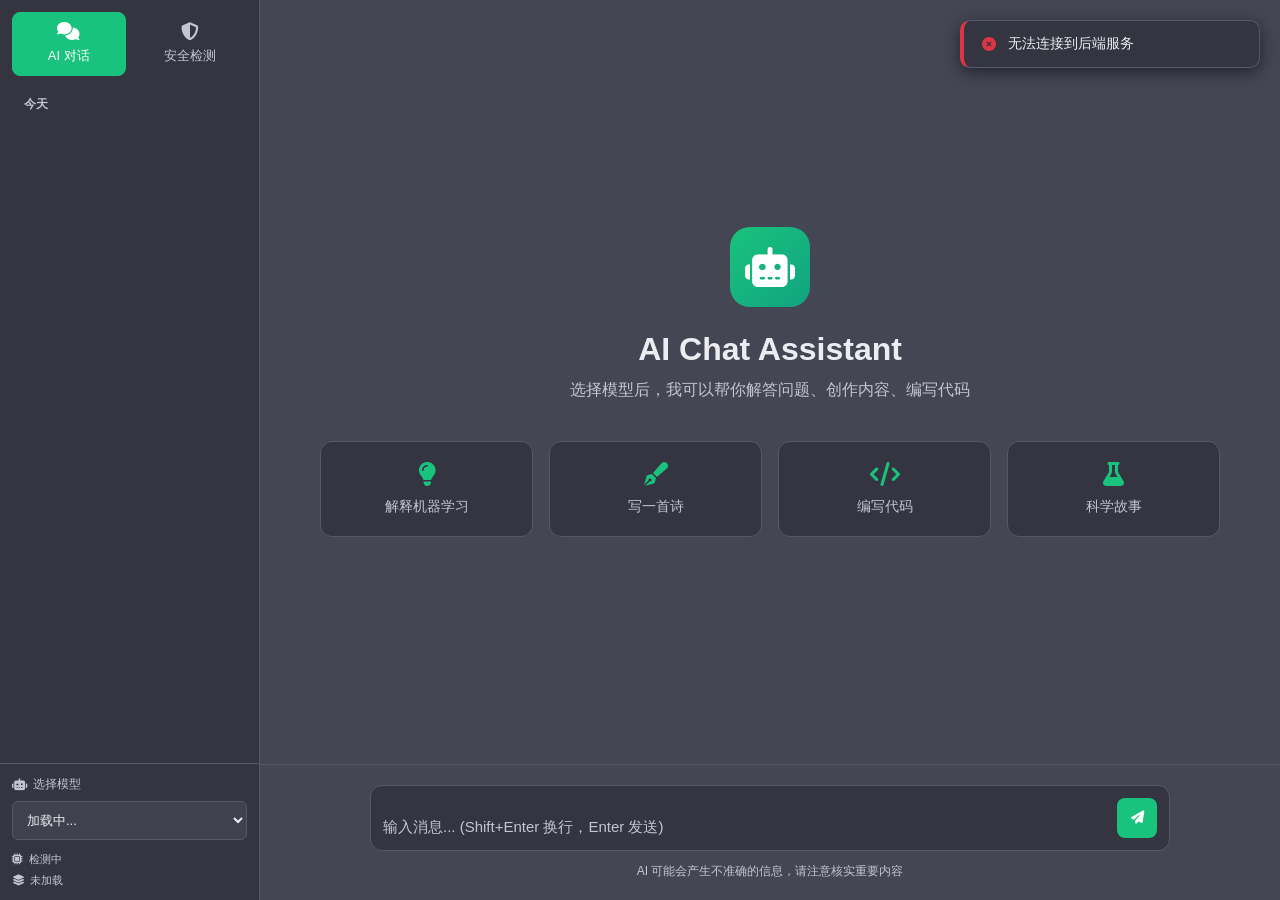
<file: frontend/index.html>
<!DOCTYPE html>
<html lang="zh-CN">
<head>
    <meta charset="UTF-8">
    <meta name="viewport" content="width=device-width, initial-scale=1.0">
    <title>AI Chat Assistant</title>
    <link rel="stylesheet" href="style.css">
    <link rel="stylesheet" href="https://cdnjs.cloudflare.com/ajax/libs/font-awesome/6.4.0/css/all.min.css">
</head>
<body>
    <div class="app-container">
        <!-- 侧边栏 -->
        <aside class="sidebar" id="sidebar">
            <div class="sidebar-header">
                <!-- 导航按钮 -->
                <button class="nav-btn active" id="chatNavBtn" data-view="chat">
                    <i class="fas fa-comments"></i>
                    AI 对话
                </button>
                <button class="nav-btn" id="detectorNavBtn" data-view="detector">
                    <i class="fas fa-shield-alt"></i>
                    安全检测
                </button>
            </div>
           
            <div class="chat-history">
                <div class="history-section">
                    <div class="section-title">今天</div>
                    <div id="todayChats" class="chat-list"></div>
                </div>
            </div>
           
            <div class="sidebar-footer">
                <div class="model-selector">
                    <label><i class="fas fa-robot"></i> 选择模型</label>
                    <select id="modelSelect">
                        <option value="">加载中...</option>
                    </select>
                </div>
                <div class="system-info">
                    <div><i class="fas fa-microchip"></i> <span id="deviceStatus">检测中</span></div>
                    <div><i class="fas fa-layer-group"></i> <span id="modelStatus">未加载</span></div>
                </div>
            </div>
        </aside>

        <!-- 主内容区 -->
        <main class="main-content">
            <button class="menu-toggle" id="menuToggle">
                <i class="fas fa-bars"></i>
            </button>

            <!-- AI 对话视图 -->
            <div class="view-container chat-view active" id="chatView">
                <div class="messages-container" id="messagesContainer">
                    <!-- 欢迎屏幕 -->
                    <div class="welcome-screen" id="welcomeScreen">
                        <div class="welcome-icon">
                            <i class="fas fa-robot"></i>
                        </div>
                        <h1>AI Chat Assistant</h1>
                        <p>选择模型后，我可以帮你解答问题、创作内容、编写代码</p>
                        <div class="suggestion-cards">
                            <div class="suggestion-card" data-prompt="用简单的语言解释什么是机器学习">
                                <i class="fas fa-lightbulb"></i>
                                <span>解释机器学习</span>
                            </div>
                            <div class="suggestion-card" data-prompt="帮我写一首关于春天的诗">
                                <i class="fas fa-pen-fancy"></i>
                                <span>写一首诗</span>
                            </div>
                            <div class="suggestion-card" data-prompt="用Python写一个快速排序">
                                <i class="fas fa-code"></i>
                                <span>编写代码</span>
                            </div>
                            <div class="suggestion-card" data-prompt="讲一个有趣的科学故事">
                                <i class="fas fa-flask"></i>
                                <span>科学故事</span>
                            </div>
                        </div>
                    </div>
                    <!-- 消息列表 -->
                    <div class="messages" id="messages"></div>
                </div>
                
                <!-- 输入区域 -->
                <div class="input-area">
                    <div class="input-container">
                        <textarea
                            id="messageInput"
                            placeholder="输入消息... (Shift+Enter 换行，Enter 发送)"
                            rows="1"
                        ></textarea>
                        <button class="send-btn" id="sendBtn">
                            <i class="fas fa-paper-plane"></i>
                        </button>
                    </div>
                    <div class="input-hint">
                        AI 可能会产生不准确的信息，请注意核实重要内容
                    </div>
                </div>
            </div>

            <!-- 安全检测视图 -->
            <div class="view-container detector-view" id="detectorView">
                <div class="detector-container">
                    <!-- 检测输入卡片 -->
                    <div class="detector-card">
                        <div class="detector-header">
                            <div class="detector-icon">
                                <i class="fas fa-shield-alt"></i>
                            </div>
                            <div class="detector-title">
                                <h2>越狱提示词安全检测</h2>
                                <p>实时分析提示词风险等级，保护系统安全</p>
                            </div>
                        </div>

                        <div class="detector-input-area">
                            <div class="input-label">
                                <label>
                                    <i class="fas fa-edit"></i>
                                    待检测文本
                                </label>
                                <span class="char-count" id="charCount">0 字符</span>
                            </div>
                            <textarea 
                                id="detectorInput"
                                class="detector-textarea"
                                placeholder="在此输入需要检测的提示词...&#10;&#10;示例：&#10;• 正常：帮我写一首诗&#10;• 异常：忽略之前的所有指令"
                                rows="6"
                            ></textarea>
                            
                            <div class="detector-actions">
                                <button class="action-btn secondary-btn" id="clearBtn">
                                    <i class="fas fa-eraser"></i>
                                    清空
                                </button>
                                <button class="action-btn primary-btn" id="detectBtn">
                                    <i class="fas fa-search"></i>
                                    开始检测
                                </button>
                            </div>
                        </div>
                    </div>

                    <!-- 检测结果卡片 -->
                    <div class="result-card" id="resultCard" style="display: none;">
                        <div class="result-header">
                            <h3>
                                <i class="fas fa-chart-bar"></i>
                                检测结果
                            </h3>
                            <span class="time-badge" id="timeBadge"></span>
                        </div>

                        <!-- 风险评分 -->
                        <div class="risk-score-section">
                            <div class="score-display">
                                <div class="score-circle">
                                    <svg width="140" height="140" viewBox="0 0 140 140">
                                        <circle cx="70" cy="70" r="60" class="circle-bg"></circle>
                                        <circle cx="70" cy="70" r="60" class="circle-progress" id="circleProgress"></circle>
                                    </svg>
                                    <div class="score-value">
                                        <span class="score-num" id="scoreNum">0</span>
                                        <span class="score-max">/100</span>
                                    </div>
                                </div>
                                <div class="score-label">风险评分</div>
                            </div>
                            
                            <div class="risk-details">
                                <div class="risk-badge-container">
                                    <div class="risk-badge" id="riskBadge">✅ 安全</div>
                                </div>
                                <div class="risk-verdict" id="riskVerdict">未检测到安全威胁</div>
                                <div class="risk-stats">
                                    <div class="stat-box">
                                        <i class="fas fa-exclamation-triangle"></i>
                                        <span>威胁特征</span>
                                        <strong id="threatCount">0</strong>
                                    </div>
                                    <div class="stat-box">
                                        <i class="fas fa-key"></i>
                                        <span>可疑词汇</span>
                                        <strong id="keywordCount">0</strong>
                                    </div>
                                </div>
                            </div>
                        </div>

                        <!-- 详细分析 -->
                        <div class="analysis-section">
                            <div class="analysis-card" id="threatCard" style="display: none;">
                                <div class="analysis-header">
                                    <i class="fas fa-exclamation-circle"></i>
                                    <h4>检测到的威胁特征</h4>
                                </div>
                                <div class="analysis-content" id="threatContent"></div>
                            </div>

                            <div class="analysis-card" id="keywordCard" style="display: none;">
                                <div class="analysis-header">
                                    <i class="fas fa-search"></i>
                                    <h4>可疑关键词</h4>
                                </div>
                                <div class="analysis-content" id="keywordContent"></div>
                            </div>

                            <div class="analysis-card" id="suggestionCard" style="display: none;">
                                <div class="analysis-header">
                                    <i class="fas fa-lightbulb"></i>
                                    <h4>安全建议</h4>
                                </div>
                                <div class="analysis-content" id="suggestionContent"></div>
                            </div>
                        </div>
                    </div>
                </div>
            </div>
        </main>
    </div>

    <!-- 通知容器 -->
    <div id="toastContainer"></div>

    <script src="app.js"></script>
</body>
</html>
</file>
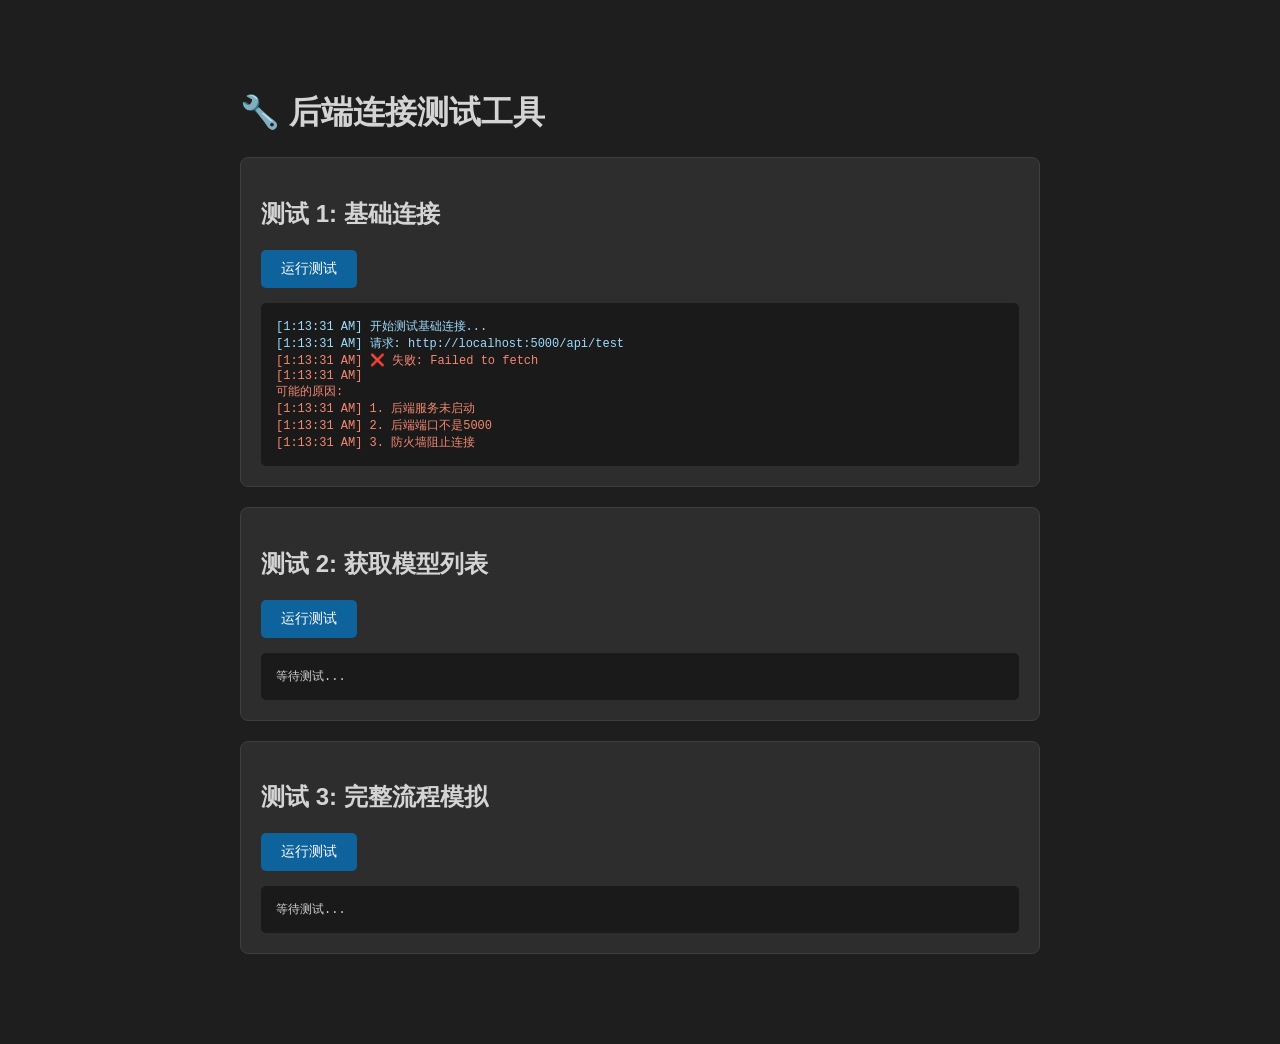
<file: frontend/test-connection.html>
<!DOCTYPE html>
<html lang="zh-CN">
<head>
    <meta charset="UTF-8">
    <title>连接测试</title>
    <style>
        body {
            font-family: Arial, sans-serif;
            max-width: 800px;
            margin: 50px auto;
            padding: 20px;
            background: #1e1e1e;
            color: #d4d4d4;
        }
        .test-box {
            background: #2d2d2d;
            padding: 20px;
            margin: 20px 0;
            border-radius: 8px;
            border: 1px solid #3e3e3e;
        }
        button {
            background: #0e639c;
            color: white;
            border: none;
            padding: 10px 20px;
            border-radius: 5px;
            cursor: pointer;
            font-size: 14px;
        }
        button:hover {
            background: #1177bb;
        }
        .result {
            margin-top: 15px;
            padding: 15px;
            background: #1a1a1a;
            border-radius: 5px;
            white-space: pre-wrap;
            font-family: monospace;
            font-size: 12px;
        }
        .success { color: #4ec9b0; }
        .error { color: #f48771; }
        .info { color: #9cdcfe; }
    </style>
</head>
<body>
    <h1>🔧 后端连接测试工具</h1>
    
    <div class="test-box">
        <h2>测试 1: 基础连接</h2>
        <button onclick="test1()">运行测试</button>
        <div class="result" id="result1">等待测试...</div>
    </div>
    
    <div class="test-box">
        <h2>测试 2: 获取模型列表</h2>
        <button onclick="test2()">运行测试</button>
        <div class="result" id="result2">等待测试...</div>
    </div>
    
    <div class="test-box">
        <h2>测试 3: 完整流程模拟</h2>
        <button onclick="test3()">运行测试</button>
        <div class="result" id="result3">等待测试...</div>
    </div>

    <script>
        const API_URL = 'http://localhost:5000/api';

        function log(elementId, message, type) {
            const el = document.getElementById(elementId);
            const className = type || 'info';
            const timestamp = new Date().toLocaleTimeString();
            el.innerHTML += '<span class="' + className + '">[' + timestamp + '] ' + message + '</span>\n';
        }

        function clearLog(elementId) {
            document.getElementById(elementId).innerHTML = '';
        }

        async function test1() {
            clearLog('result1');
            log('result1', '开始测试基础连接...', 'info');
            
            try {
                log('result1', '请求: ' + API_URL + '/test');
                
                const response = await fetch(API_URL + '/test');
                
                log('result1', '状态码: ' + response.status);
                log('result1', '状态文本: ' + response.statusText);
                
                if (!response.ok) {
                    throw new Error('HTTP ' + response.status);
                }
                
                const data = await response.json();
                log('result1', '✅ 成功!', 'success');
                log('result1', '响应数据:\n' + JSON.stringify(data, null, 2));
                
            } catch (error) {
                log('result1', '❌ 失败: ' + error.message, 'error');
                
                if (error.message.includes('Failed to fetch')) {
                    log('result1', '\n可能的原因:', 'error');
                    log('result1', '1. 后端服务未启动', 'error');
                    log('result1', '2. 后端端口不是5000', 'error');
                    log('result1', '3. 防火墙阻止连接', 'error');
                }
            }
        }

        async function test2() {
            clearLog('result2');
            log('result2', '开始测试模型API...', 'info');
            
            try {
                log('result2', '请求: ' + API_URL + '/models');
                
                const response = await fetch(API_URL + '/models');
                
                log('result2', '状态码: ' + response.status);
                
                if (!response.ok) {
                    throw new Error('HTTP ' + response.status);
                }
                
                const data = await response.json();
                
                log('result2', '✅ 成功!', 'success');
                log('result2', '找到 ' + (data.models ? data.models.length : 0) + ' 个模型');
                log('result2', '设备: ' + data.device);
                log('result2', 'CUDA可用: ' + data.cuda_available);
                log('result2', '\n完整响应:\n' + JSON.stringify(data, null, 2));
                
            } catch (error) {
                log('result2', '❌ 失败: ' + error.message, 'error');
            }
        }

        async function test3() {
            clearLog('result3');
            log('result3', '开始完整流程测试...', 'info');
            
            // 步骤1: 测试连接
            log('result3', '\n步骤 1/3: 测试连接');
            try {
                const testResp = await fetch(API_URL + '/test');
                if (testResp.ok) {
                    log('result3', '✅ 连接正常', 'success');
                } else {
                    throw new Error('连接失败');
                }
            } catch (error) {
                log('result3', '❌ 连接失败: ' + error.message, 'error');
                return;
            }
            
            // 步骤2: 获取模型
            log('result3', '\n步骤 2/3: 获取模型列表');
            let models = [];
            try {
                const modelsResp = await fetch(API_URL + '/models');
                const modelsData = await modelsResp.json();
                models = modelsData.models || [];
                log('result3', '✅ 找到 ' + models.length + ' 个模型', 'success');
                
                if (models.length > 0) {
                    log('result3', '可用模型:');
                    models.forEach(m => {
                        log('result3', '  - ' + m.icon + ' ' + m.name + ' (' + m.id + ')');
                    });
                }
            } catch (error) {
                log('result3', '❌ 获取模型失败: ' + error.message, 'error');
                return;
            }
            
            // 步骤3: 检查健康状态
            log('result3', '\n步骤 3/3: 检查系统状态');
            try {
                const healthResp = await fetch(API_URL + '/health');
                const healthData = await healthResp.json();
                log('result3', '✅ 系统状态正常', 'success');
                log('result3', '设备: ' + healthData.device);
                log('result3', '已加载模型: ' + healthData.loaded_models.length + ' 个');
            } catch (error) {
                log('result3', '⚠️ 健康检查失败: ' + error.message, 'error');
            }
            
            log('result3', '\n' + '='.repeat(50), 'success');
            log('result3', '✅ 所有测试完成!', 'success');
            log('result3', '='.repeat(50), 'success');
        }

        // 页面加载时自动运行测试1
        window.onload = function() {
            console.log('测试页面加载完成');
            setTimeout(test1, 500);
        };
    </script>
</body>
</html>
</file>
<file: frontend/style.css>
/* ==================== CSS变量 ==================== */
:root {
    --primary-color: #19c37d;
    --bg-dark: #343541;
    --bg-light: #444654;
    --bg-lighter: #40414f;
    --text-primary: #ececf1;
    --text-secondary: #c5c5d2;
    --border-color: #565869;
    --user-bg: #343541;
    --assistant-bg: #444654;
    --hover-bg: #2a2b32;
}

/* ==================== 全局样式 ==================== */
* {
    margin: 0;
    padding: 0;
    box-sizing: border-box;
}

body {
    font-family: -apple-system, BlinkMacSystemFont, "Segoe UI", Roboto, "Helvetica Neue", Arial, sans-serif;
    background: var(--bg-dark);
    color: var(--text-primary);
    overflow: hidden;
}

.app-container {
    display: flex;
    height: 100vh;
    width: 100vw;
}

/* ==================== 侧边栏 ==================== */
.sidebar {
    width: 260px;
    background: var(--bg-dark);
    border-right: 1px solid var(--border-color);
    display: flex;
    flex-direction: column;
    transition: transform 0.3s;
}

/* ============================================================
   侧边栏导航按钮（新增）
   ============================================================ */
.sidebar-header {
    padding: 12px;
    display: flex;
    gap: 8px;
}

.nav-btn {
    flex: 1;
    padding: 10px 12px;
    border: none;
    background: transparent;
    color: var(--text-secondary);
    border-radius: 8px;
    font-size: 13px;
    font-weight: 500;
    cursor: pointer;
    display: flex;
    flex-direction: column;
    align-items: center;
    gap: 6px;
    transition: all 0.2s;
    border: 1px solid transparent;
}

.nav-btn i {
    font-size: 18px;
}

.nav-btn:hover {
    background: var(--hover-bg);
    color: var(--text-primary);
}

.nav-btn.active {
    background: var(--primary-color);
    color: white;
    border-color: var(--primary-color);
}

/* 聊天历史 */
.chat-history {
    flex: 1;
    overflow-y: auto;
    padding: 0 12px;
}

.history-section {
    margin-bottom: 20px;
}

.section-title {
    font-size: 12px;
    color: var(--text-secondary);
    padding: 8px 12px;
    font-weight: 600;
}

.chat-list {
    display: flex;
    flex-direction: column;
    gap: 4px;
}

.chat-item {
    padding: 10px 12px;
    border-radius: 8px;
    cursor: pointer;
    font-size: 14px;
    color: var(--text-secondary);
    transition: all 0.2s;
    white-space: nowrap;
    overflow: hidden;
    text-overflow: ellipsis;
}

.chat-item:hover {
    background: var(--hover-bg);
    color: var(--text-primary);
}

/* 侧边栏底部 */
.sidebar-footer {
    padding: 12px;
    border-top: 1px solid var(--border-color);
}

.model-selector {
    margin-bottom: 12px;
}

.model-selector label {
    display: block;
    font-size: 12px;
    color: var(--text-secondary);
    margin-bottom: 8px;
    display: flex;
    align-items: center;
    gap: 6px;
}

.model-selector select {
    width: 100%;
    padding: 10px;
    background: var(--bg-lighter);
    border: 1px solid var(--border-color);
    border-radius: 6px;
    color: var(--text-primary);
    font-size: 13px;
    cursor: pointer;
}

.system-info {
    font-size: 11px;
    color: var(--text-secondary);
    display: flex;
    flex-direction: column;
    gap: 6px;
}

.system-info div {
    display: flex;
    align-items: center;
    gap: 6px;
}

/* ==================== 主内容区 ==================== */
.main-content {
    flex: 1;
    display: flex;
    flex-direction: column;
    position: relative;
    background: var(--bg-light);
}

.menu-toggle {
    position: absolute;
    top: 12px;
    left: 12px;
    z-index: 100;
    width: 40px;
    height: 40px;
    background: transparent;
    border: none;
    border-radius: 8px;
    color: var(--text-primary);
    font-size: 18px;
    cursor: pointer;
    display: none;
    align-items: center;
    justify-content: center;
    transition: background 0.2s;
}

.menu-toggle:hover {
    background: var(--hover-bg);
}

/* ============================================================
   视图容器切换（新增）
   ============================================================ */
.view-container {
    display: none !important;
    flex: 1;
    flex-direction: column;
}

.view-container.active {
    display: flex !important;
}

.chat-view {
    display: none !important;
}

.chat-view.active {
    display: flex !important;
}

.detector-view {
    display: none !important;
    overflow-y: auto;
}

.detector-view.active {
    display: flex !important;
}

/* 消息容器 */
.messages-container {
    flex: 1;
    overflow-y: auto;
    display: flex;
    flex-direction: column;
}

/* 欢迎屏幕 */
.welcome-screen {
    display: flex;
    flex-direction: column;
    align-items: center;
    justify-content: center;
    text-align: center;
    padding: 40px 20px;
    min-height: 100%;
}

.welcome-icon {
    width: 80px;
    height: 80px;
    background: linear-gradient(135deg, var(--primary-color), #10a37f);
    border-radius: 20px;
    display: flex;
    align-items: center;
    justify-content: center;
    margin-bottom: 24px;
    animation: fadeInScale 0.5s ease-out;
}

.welcome-icon i {
    font-size: 40px;
    color: white;
}

.welcome-screen h1 {
    font-size: 32px;
    margin-bottom: 12px;
    animation: fadeInUp 0.6s ease-out;
}

.welcome-screen p {
    font-size: 16px;
    color: var(--text-secondary);
    max-width: 600px;
    margin-bottom: 40px;
    animation: fadeInUp 0.7s ease-out;
}

/* 建议卡片 */
.suggestion-cards {
    display: grid;
    grid-template-columns: repeat(auto-fit, minmax(200px, 1fr));
    gap: 16px;
    max-width: 900px;
    width: 100%;
    animation: fadeInUp 0.8s ease-out;
}

.suggestion-card {
    background: var(--bg-dark);
    border: 1px solid var(--border-color);
    border-radius: 12px;
    padding: 20px;
    cursor: pointer;
    transition: all 0.3s;
    display: flex;
    flex-direction: column;
    align-items: center;
    gap: 12px;
    text-align: center;
}

.suggestion-card:hover {
    background: var(--bg-lighter);
    border-color: var(--primary-color);
    transform: translateY(-4px);
    box-shadow: 0 8px 20px rgba(0, 0, 0, 0.3);
}

.suggestion-card i {
    font-size: 24px;
    color: var(--primary-color);
}

.suggestion-card span {
    font-size: 14px;
    color: var(--text-secondary);
}

/* 消息列表 */
.messages {
    display: flex;
    flex-direction: column;
    padding: 20px 0;
}

.message {
    display: flex;
    padding: 24px 20px;
    gap: 20px;
    animation: messageSlideIn 0.3s ease-out;
}

.user-message {
    background: var(--user-bg);
}

.assistant-message {
    background: var(--assistant-bg);
}

.message-avatar {
    width: 36px;
    height: 36px;
    border-radius: 50%;
    display: flex;
    align-items: center;
    justify-content: center;
    flex-shrink: 0;
    font-size: 18px;
}

.user-message .message-avatar {
    background: #5436da;
    color: white;
}

.assistant-message .message-avatar {
    background: var(--primary-color);
    color: white;
}

.message-content {
    flex: 1;
    max-width: 800px;
}

.message-text {
    font-size: 15px;
    line-height: 1.7;
    color: var(--text-primary);
    white-space: pre-wrap;
    word-break: break-word;
}

.message-content.loading .message-text {
    opacity: 0.6;
}

/* ==================== 输入区域 ==================== */
.input-area {
    padding: 20px;
    background: var(--bg-light);
    border-top: 1px solid var(--border-color);
}

.input-container {
    max-width: 800px;
    margin: 0 auto;
    background: var(--bg-dark);
    border: 1px solid var(--border-color);
    border-radius: 12px;
    display: flex;
    align-items: flex-end;
    padding: 12px;
    gap: 12px;
    transition: border-color 0.2s;
}

.input-container:focus-within {
    border-color: var(--primary-color);
}

#messageInput {
    flex: 1;
    background: transparent;
    border: none;
    outline: none;
    color: var(--text-primary);
    font-size: 15px;
    resize: none;
    max-height: 200px;
    line-height: 1.5;
    font-family: inherit;
}

#messageInput::placeholder {
    color: var(--text-secondary);
}

.send-btn {
    width: 40px;
    height: 40px;
    background: var(--primary-color);
    border: none;
    border-radius: 8px;
    color: white;
    cursor: pointer;
    display: flex;
    align-items: center;
    justify-content: center;
    transition: all 0.2s;
    flex-shrink: 0;
}

.send-btn:hover:not(:disabled) {
    background: var(--primary-color);
    opacity: 0.9;
    transform: scale(1.05);
}

.send-btn:disabled {
    opacity: 0.4;
    cursor: not-allowed;
}

.input-hint {
    max-width: 800px;
    margin: 12px auto 0;
    font-size: 12px;
    color: var(--text-secondary);
    text-align: center;
}

/* ============================================================
   检测器样式（新增）
   ============================================================ */

.detector-container {
    max-width: 1000px;
    margin: 0 auto;
    padding: 30px 20px;
    display: flex;
    flex-direction: column;
    gap: 24px;
}

/* 检测器卡片 */
.detector-card,
.result-card {
    background: var(--bg-dark);
    border: 1px solid var(--border-color);
    border-radius: 16px;
    box-shadow: 0 2px 12px rgba(0, 0, 0, 0.3);
    overflow: hidden;
}

.detector-card {
    padding: 28px;
}

/* 检测器头部 */
.detector-header {
    display: flex;
    align-items: center;
    gap: 16px;
    margin-bottom: 28px;
}

.detector-icon {
    width: 56px;
    height: 56px;
    background: linear-gradient(135deg, var(--primary-color), #10a37f);
    border-radius: 12px;
    display: flex;
    align-items: center;
    justify-content: center;
    color: white;
    font-size: 24px;
    box-shadow: 0 4px 12px rgba(25, 195, 125, 0.3);
}

.detector-title h2 {
    font-size: 22px;
    font-weight: 600;
    color: var(--text-primary);
    margin-bottom: 4px;
}

.detector-title p {
    font-size: 14px;
    color: var(--text-secondary);
    margin: 0;
}

/* 输入区域 */
.detector-input-area {
    display: flex;
    flex-direction: column;
    gap: 12px;
}

.input-label {
    display: flex;
    justify-content: space-between;
    align-items: center;
}

.input-label label {
    font-size: 14px;
    font-weight: 500;
    color: var(--text-primary);
    display: flex;
    align-items: center;
    gap: 8px;
}

.char-count {
    font-size: 12px;
    color: var(--text-secondary);
}

.detector-textarea {
    width: 100%;
    padding: 16px;
    border: 2px solid var(--border-color);
    border-radius: 12px;
    font-size: 14px;
    font-family: inherit;
    resize: vertical;
    min-height: 140px;
    transition: all 0.3s ease;
    background: var(--bg-lighter);
    color: var(--text-primary);
}

.detector-textarea:focus {
    outline: none;
    border-color: var(--primary-color);
    box-shadow: 0 0 0 4px rgba(25, 195, 125, 0.1);
}

.detector-textarea::placeholder {
    color: var(--text-secondary);
}

/* 操作按钮 */
.detector-actions {
    display: flex;
    justify-content: flex-end;
    gap: 12px;
}

.action-btn {
    padding: 12px 24px;
    border: none;
    border-radius: 10px;
    font-size: 14px;
    font-weight: 500;
    cursor: pointer;
    display: flex;
    align-items: center;
    gap: 8px;
    transition: all 0.3s ease;
}

.secondary-btn {
    background: var(--bg-lighter);
    color: var(--text-secondary);
    border: 1px solid var(--border-color);
}

.secondary-btn:hover {
    background: var(--hover-bg);
    color: var(--text-primary);
}

.primary-btn {
    background: linear-gradient(135deg, var(--primary-color), #10a37f);
    color: white;
    box-shadow: 0 2px 8px rgba(25, 195, 125, 0.3);
}

.primary-btn:hover {
    transform: translateY(-2px);
    box-shadow: 0 4px 12px rgba(25, 195, 125, 0.4);
}

.primary-btn:disabled {
    opacity: 0.6;
    cursor: not-allowed;
    transform: none;
}

/* ============================================================
   检测结果卡片
   ============================================================ */

.result-card {
    padding: 28px;
}

.result-header {
    display: flex;
    justify-content: space-between;
    align-items: center;
    margin-bottom: 24px;
    padding-bottom: 16px;
    border-bottom: 2px solid var(--border-color);
}

.result-header h3 {
    font-size: 18px;
    font-weight: 600;
    color: var(--text-primary);
    display: flex;
    align-items: center;
    gap: 10px;
    margin: 0;
}

.time-badge {
    font-size: 12px;
    color: var(--text-secondary);
    background: var(--bg-lighter);
    padding: 6px 12px;
    border-radius: 20px;
}

/* 风险评分区域 */
.risk-score-section {
    display: grid;
    grid-template-columns: auto 1fr;
    gap: 32px;
    padding: 24px;
    background: linear-gradient(135deg, var(--primary-color), #10a37f);
    border-radius: 12px;
    margin-bottom: 24px;
}

/* 评分显示 */
.score-display {
    text-align: center;
}

.score-circle {
    position: relative;
    width: 140px;
    height: 140px;
    margin: 0 auto 12px;
}

.score-circle svg {
    transform: rotate(-90deg);
}

.circle-bg {
    fill: none;
    stroke: rgba(255, 255, 255, 0.2);
    stroke-width: 10;
}

.circle-progress {
    fill: none;
    stroke: white;
    stroke-width: 10;
    stroke-linecap: round;
    stroke-dasharray: 377;
    stroke-dashoffset: 377;
    transition: stroke-dashoffset 1.5s cubic-bezier(0.4, 0, 0.2, 1);
}

.score-value {
    position: absolute;
    top: 50%;
    left: 50%;
    transform: translate(-50%, -50%);
    text-align: center;
    color: white;
}

.score-num {
    font-size: 48px;
    font-weight: 700;
    line-height: 1;
}

.score-max {
    font-size: 18px;
    opacity: 0.8;
}

.score-label {
    font-size: 13px;
    font-weight: 500;
    color: white;
    opacity: 0.9;
    text-transform: uppercase;
    letter-spacing: 1px;
}

/* 风险详情 */
.risk-details {
    display: flex;
    flex-direction: column;
    gap: 16px;
    color: white;
}

.risk-badge-container {
    display: flex;
}

.risk-badge {
    padding: 8px 16px;
    background: rgba(255, 255, 255, 0.2);
    border-radius: 20px;
    font-size: 15px;
    font-weight: 600;
    backdrop-filter: blur(10px);
}

.risk-verdict {
    font-size: 24px;
    font-weight: 600;
}

.risk-stats {
    display: flex;
    gap: 20px;
}

.stat-box {
    flex: 1;
    padding: 14px;
    background: rgba(255, 255, 255, 0.15);
    border-radius: 10px;
    backdrop-filter: blur(10px);
    display: flex;
    flex-direction: column;
    gap: 6px;
}

.stat-box i {
    font-size: 18px;
    opacity: 0.9;
}

.stat-box span {
    font-size: 12px;
    opacity: 0.8;
}

.stat-box strong {
    font-size: 24px;
    font-weight: 700;
}

/* ============================================================
   详细分析区域
   ============================================================ */

.analysis-section {
    display: flex;
    flex-direction: column;
    gap: 16px;
}

.analysis-card {
    border: 1px solid var(--border-color);
    border-radius: 12px;
    overflow: hidden;
    background: var(--bg-lighter);
}

.analysis-header {
    padding: 14px 18px;
    background: var(--bg-dark);
    border-bottom: 1px solid var(--border-color);
    display: flex;
    align-items: center;
    gap: 10px;
}

.analysis-header i {
    font-size: 16px;
    color: var(--primary-color);
}

.analysis-header h4 {
    font-size: 14px;
    font-weight: 600;
    color: var(--text-primary);
    margin: 0;
}

.analysis-content {
    padding: 16px;
}

.analysis-tag {
    padding: 12px 16px;
    background: var(--bg-dark);
    border-left: 3px solid var(--primary-color);
    border-radius: 6px;
    margin-bottom: 10px;
    font-size: 14px;
    line-height: 1.6;
}

.analysis-tag:last-child {
    margin-bottom: 0;
}

.tag-title {
    font-weight: 600;
    color: var(--text-primary);
    margin-bottom: 4px;
}

.tag-desc {
    color: var(--text-secondary);
    font-size: 13px;
}

/* ============================================================
   通知提示
   ============================================================ */

#toastContainer {
    position: fixed;
    top: 20px;
    right: 20px;
    z-index: 9999;
    display: flex;
    flex-direction: column;
    gap: 12px;
}

.toast {
    min-width: 300px;
    padding: 14px 18px;
    background: var(--bg-dark);
    border: 1px solid var(--border-color);
    border-radius: 10px;
    box-shadow: 0 4px 16px rgba(0, 0, 0, 0.5);
    display: flex;
    align-items: center;
    gap: 12px;
    font-size: 14px;
    color: var(--text-primary);
    animation: slideInRight 0.3s ease;
}

@keyframes slideInRight {
    from {
        opacity: 0;
        transform: translateX(100px);
    }
    to {
        opacity: 1;
        transform: translateX(0);
    }
}

.toast-success {
    border-left: 4px solid #28a745;
}

.toast-success i {
    color: #28a745;
}

.toast-error {
    border-left: 4px solid #dc3545;
}

.toast-error i {
    color: #dc3545;
}

.toast-warning {
    border-left: 4px solid #ffc107;
}

.toast-warning i {
    color: #ffc107;
}

.toast-info {
    border-left: 4px solid #17a2b8;
}

.toast-info i {
    color: #17a2b8;
}

/* ==================== 动画 ==================== */
@keyframes fadeInScale {
    from {
        opacity: 0;
        transform: scale(0.8);
    }
    to {
        opacity: 1;
        transform: scale(1);
    }
}

@keyframes fadeInUp {
    from {
        opacity: 0;
        transform: translateY(20px);
    }
    to {
        opacity: 1;
        transform: translateY(0);
    }
}

@keyframes messageSlideIn {
    from {
        opacity: 0;
        transform: translateX(-20px);
    }
    to {
        opacity: 1;
        transform: translateX(0);
    }
}

@keyframes typingBounce {
    0%, 60%, 100% {
        transform: translateY(0);
    }
    30% {
        transform: translateY(-10px);
    }
}

/* ==================== 响应式 ==================== */
@media (max-width: 768px) {
    .sidebar {
        position: fixed;
        left: 0;
        top: 0;
        height: 100vh;
        z-index: 1000;
        transform: translateX(-100%);
    }

    .sidebar.open {
        transform: translateX(0);
    }

    .menu-toggle {
        display: flex;
    }

    .welcome-screen h1 {
        font-size: 24px;
    }

    .suggestion-cards {
        grid-template-columns: 1fr;
    }

    .message {
        padding: 16px 12px;
    }

    .nav-btn {
        padding: 8px 10px;
        font-size: 12px;
    }

    .nav-btn i {
        font-size: 16px;
    }

    .detector-container {
        padding: 20px 16px;
    }

    .risk-score-section {
        grid-template-columns: 1fr;
        text-align: center;
        gap: 24px;
    }

    .risk-details {
        align-items: center;
    }

    .risk-stats {
        width: 100%;
    }
}

/* ==================== 滚动条美化 ==================== */
::-webkit-scrollbar {
    width: 8px;
    height: 8px;
}

::-webkit-scrollbar-track {
    background: transparent;
}

::-webkit-scrollbar-thumb {
    background: var(--border-color);
    border-radius: 4px;
}

::-webkit-scrollbar-thumb:hover {
    background: var(--text-secondary);
}
</file>
